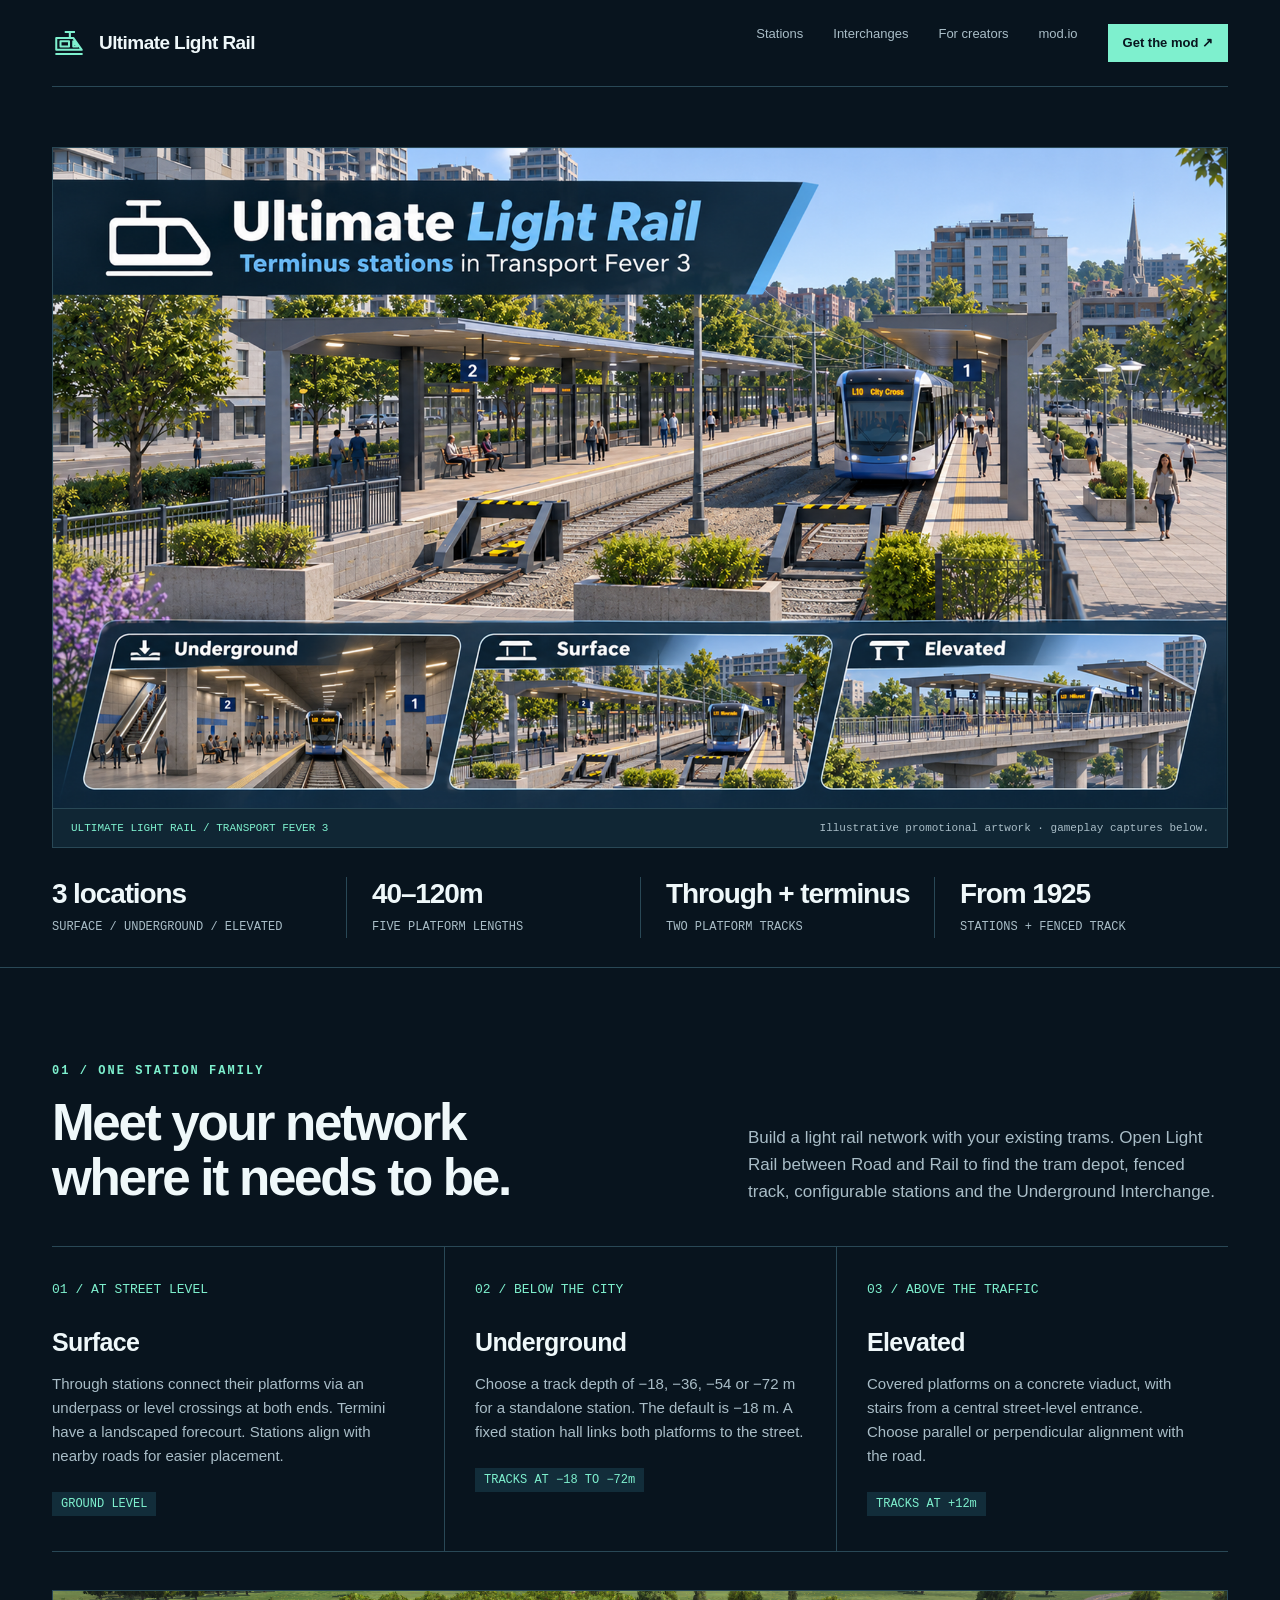
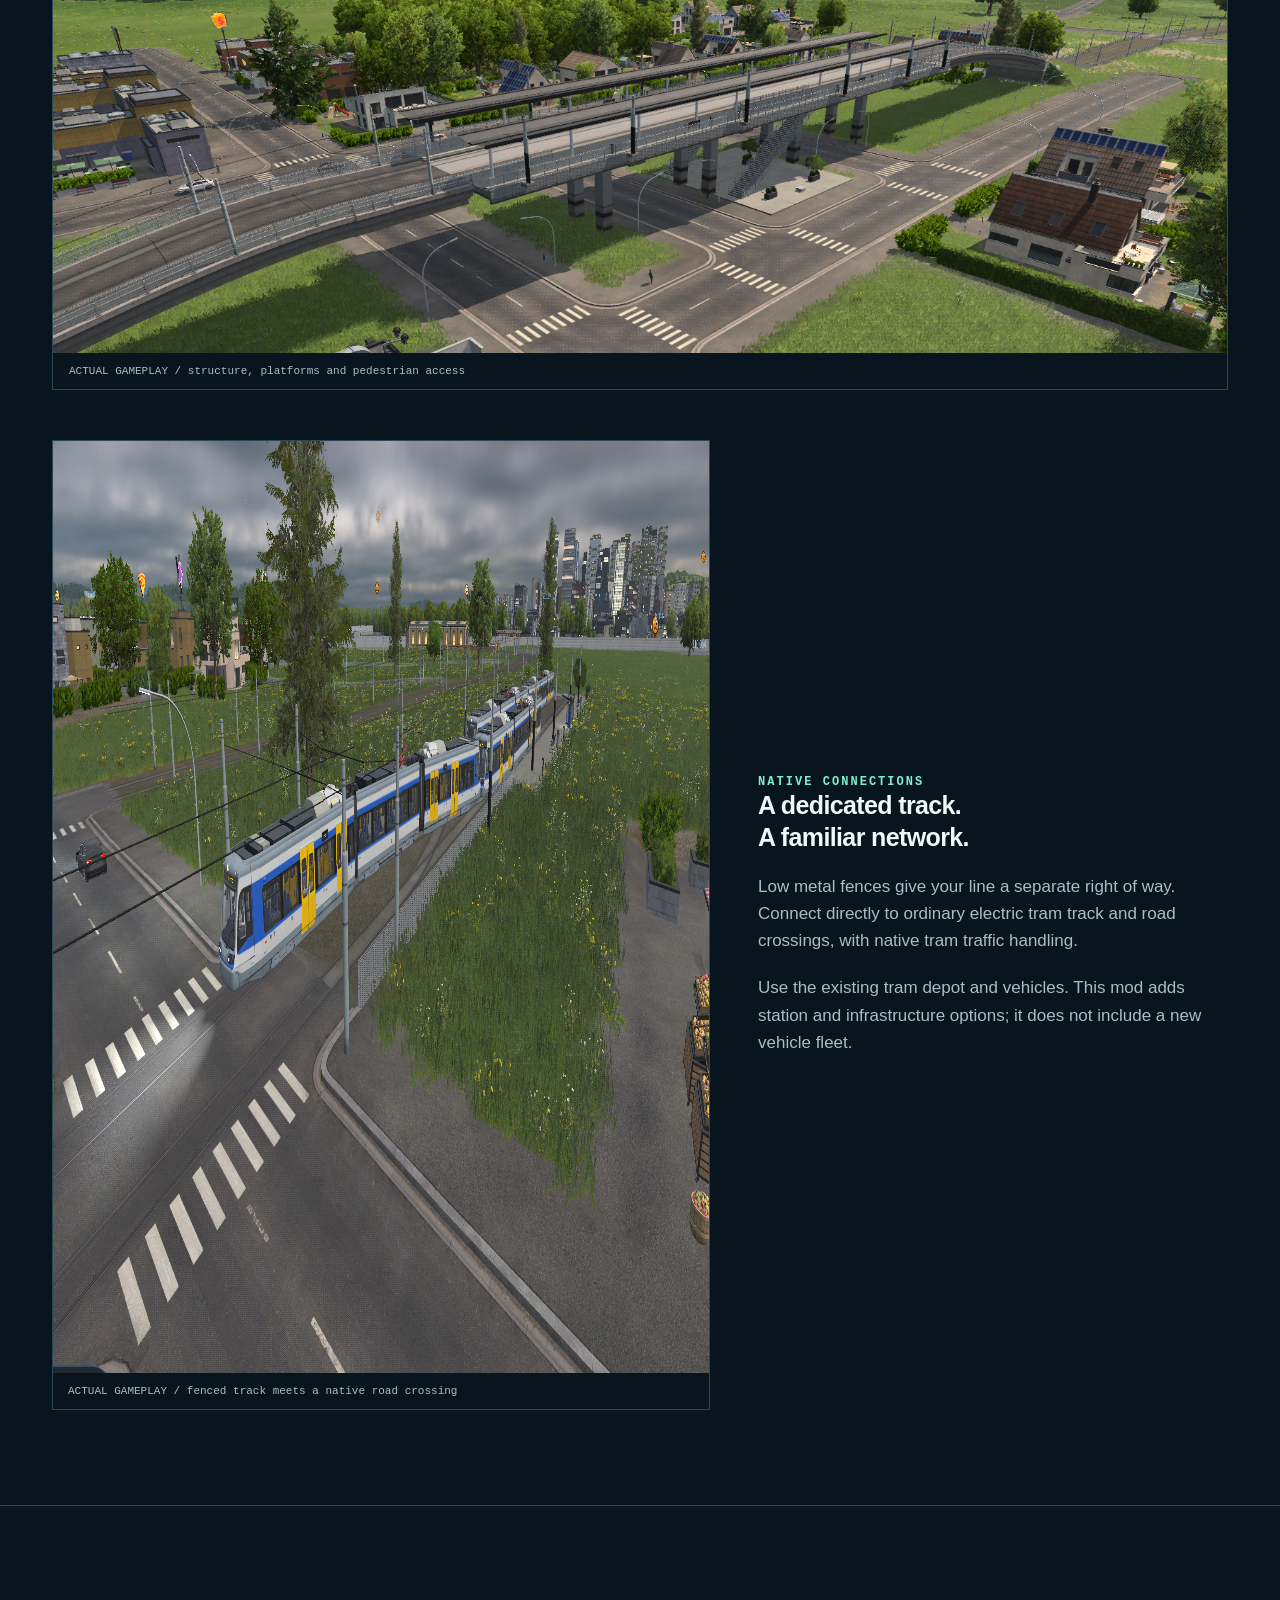
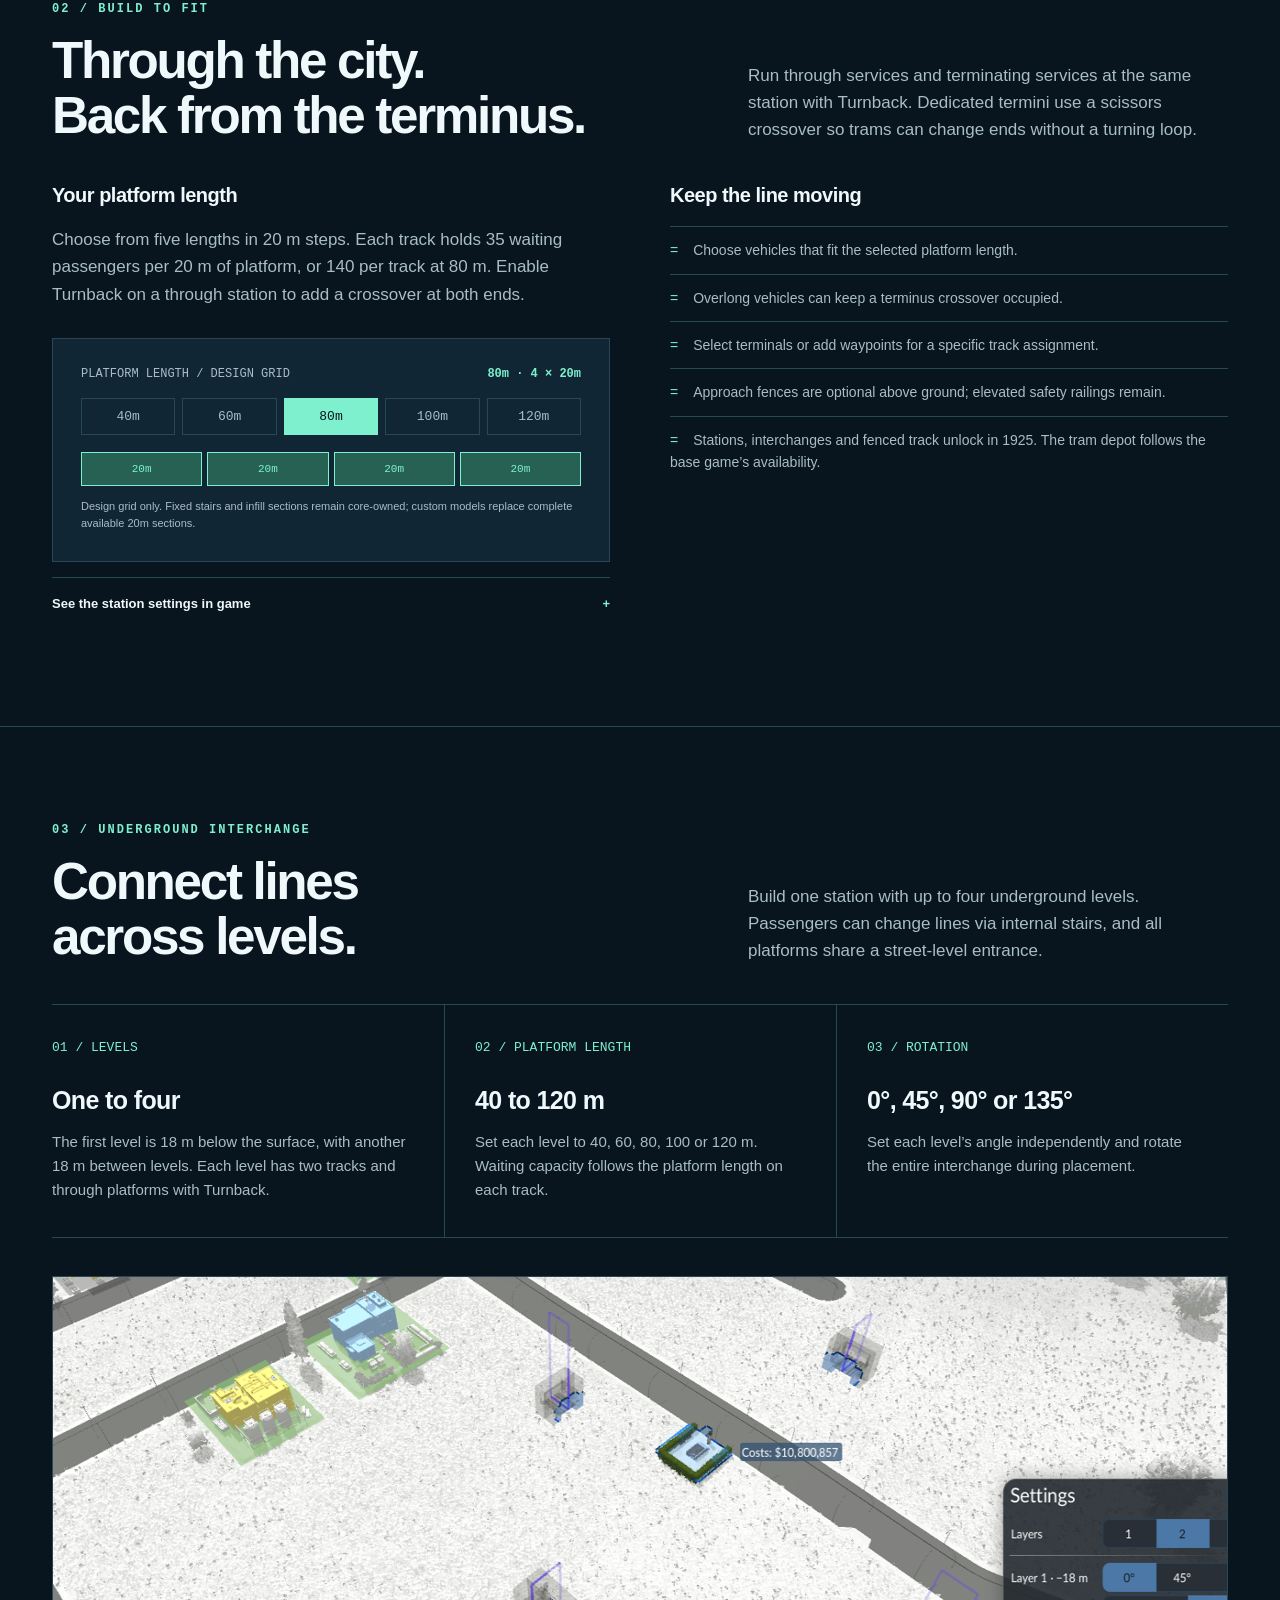
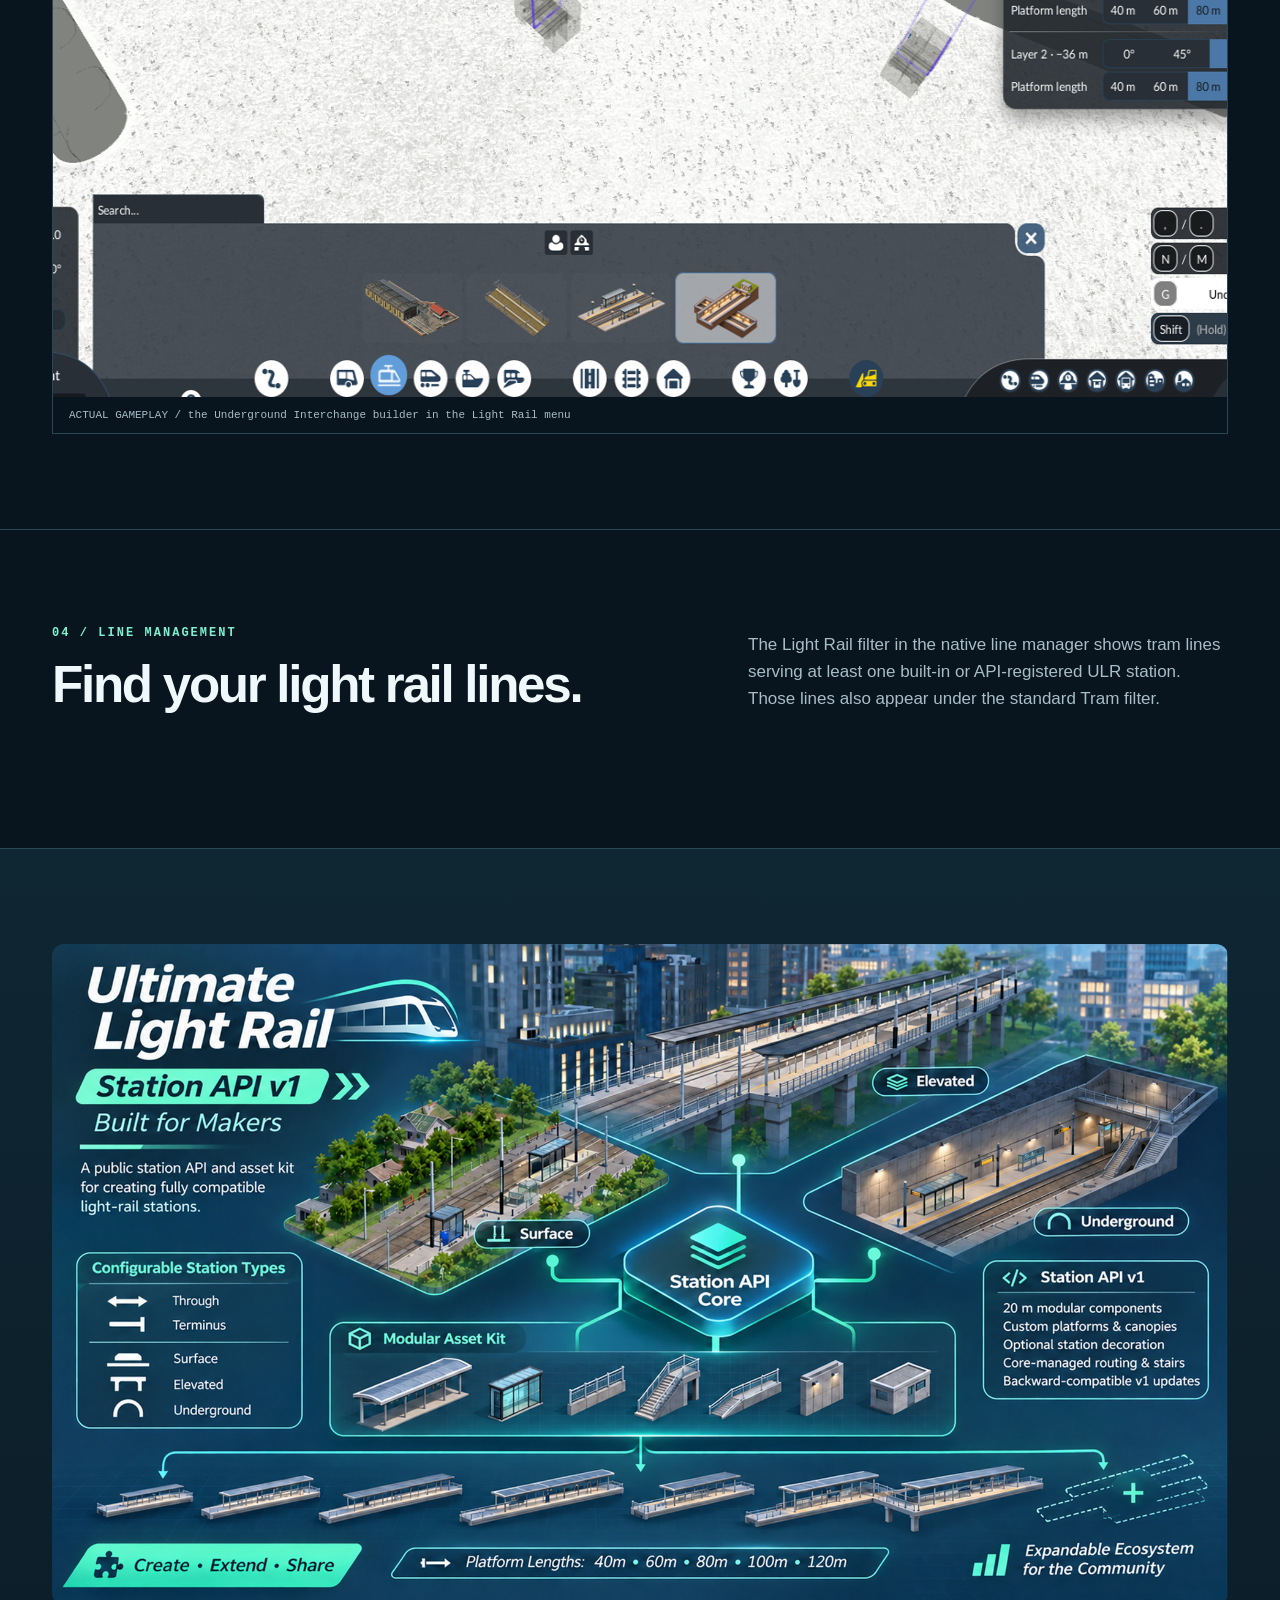
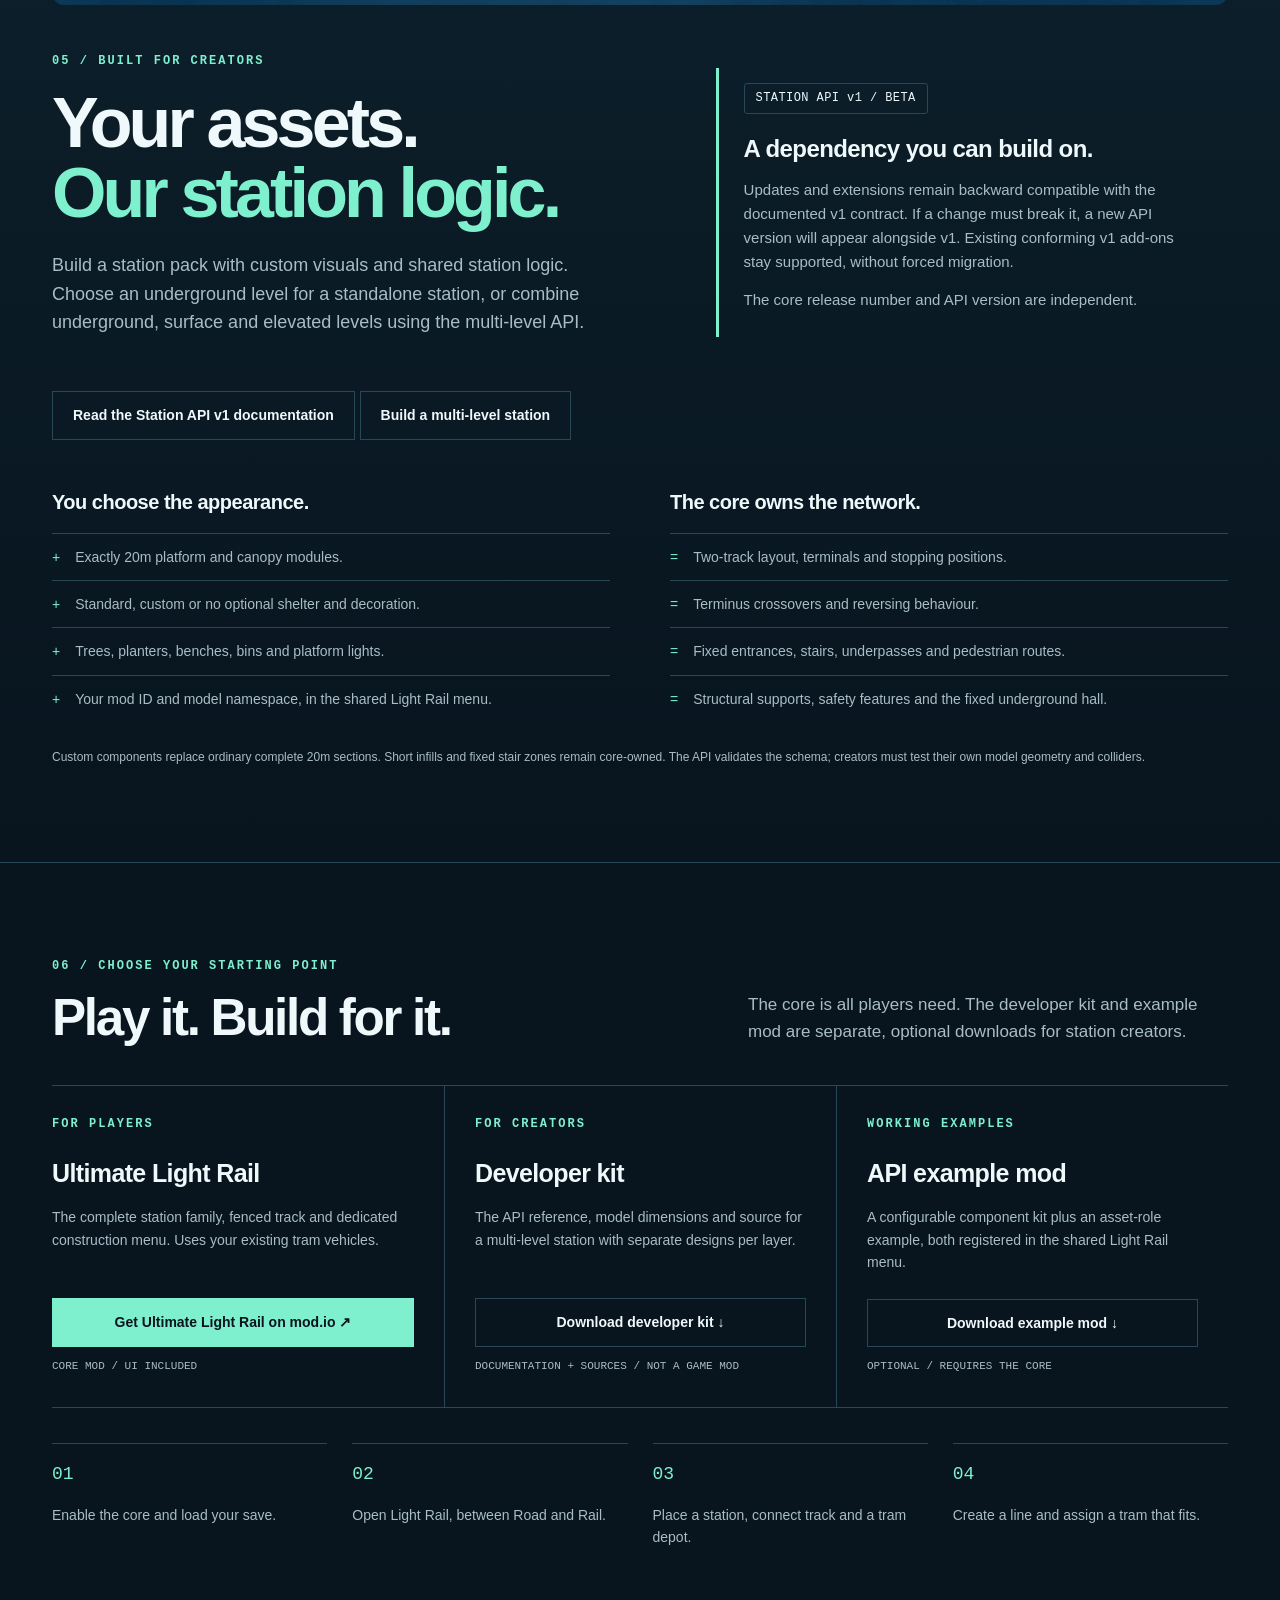
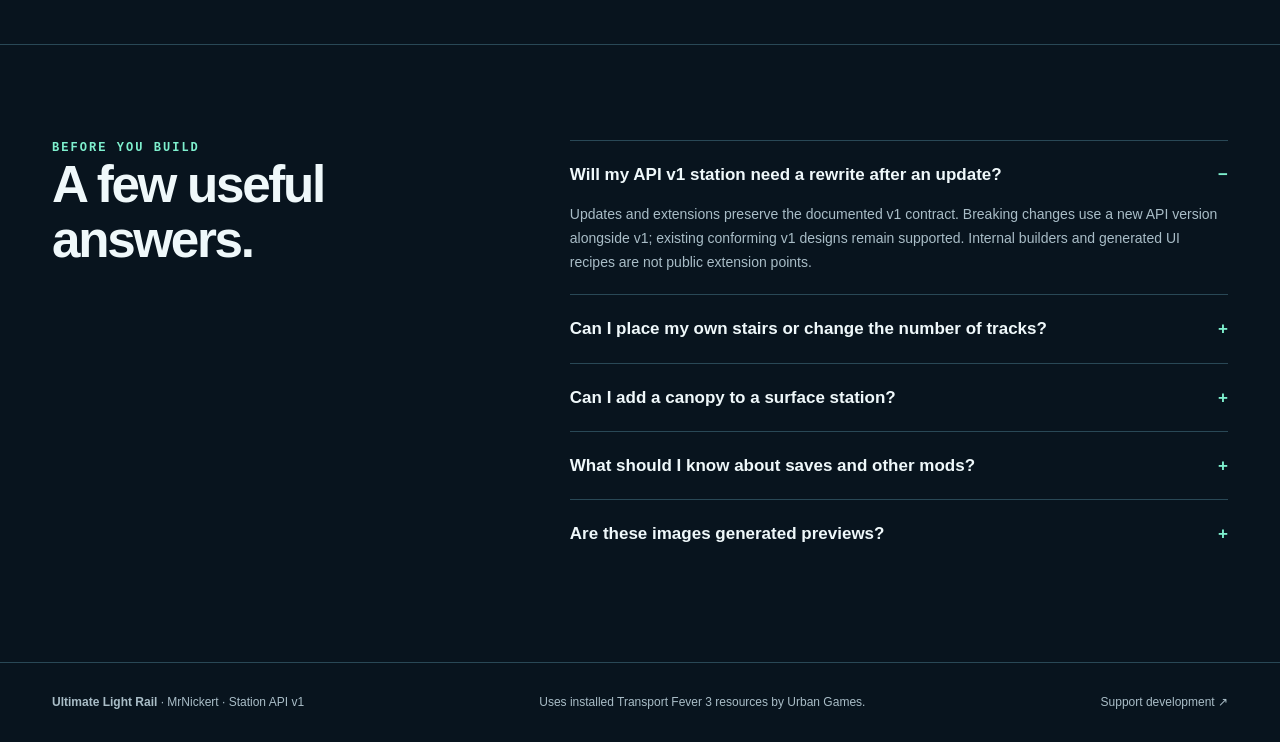
<file: publication/landing/index.html>
<!doctype html>
<html lang="en"><head><meta charset="utf-8"><meta name="viewport" content="width=device-width,initial-scale=1"><meta name="description" content="Build a Transport Fever 3 light rail network with configurable stations, Turnback, multi-level underground interchanges and a dedicated line filter."><title>Ultimate Light Rail — stations for players, a framework for creators</title><link rel="stylesheet" href="styles.css"></head>
<body>
<div class="wrap"><nav aria-label="Main navigation"><a class="brand" href="#top"><svg viewBox="0 0 40 40" fill="none" aria-hidden="true"><path d="M5 28V14h20l10 14H5Zm5-10h10v6H10Zm15 0 5 6h-5ZM15 7h12m-6 0v7M4 33h32" stroke="currentColor" stroke-width="2.4" stroke-linejoin="round"/></svg>Ultimate Light Rail</a><div class="navlinks"><a href="#stations">Stations</a><a href="#interchange">Interchanges</a><a href="#makers">For creators</a><a href="https://mod.io/g/transportfever3/m/ultimate-light-rail">mod.io</a><a class="navcta" href="#downloads">Get the mod ↗</a></div></nav>
<header id="top" class="hero"><div class="hero-photo"><img src="../media/cover.png" width="1920" height="1080" alt="Ultimate Light Rail — illustrated promotional cover"><div class="caption"><span>ULTIMATE LIGHT RAIL / TRANSPORT FEVER 3</span><span>Illustrative promotional artwork · gameplay captures below.</span></div></div><div class="facts"><div class="fact"><strong>3 locations</strong><span>SURFACE / UNDERGROUND / ELEVATED</span></div><div class="fact"><strong>40–120m</strong><span>FIVE PLATFORM LENGTHS</span></div><div class="fact"><strong>Through + terminus</strong><span>TWO PLATFORM TRACKS</span></div><div class="fact"><strong>From 1925</strong><span>STATIONS + FENCED TRACK</span></div></div></header></div>
<main>
<section id="stations" class="rule"><div class="wrap"><div class="section-head"><div><div class="eyebrow">01 / one station family</div><h2>Meet your network<br>where it needs to be.</h2></div><p>Build a light rail network with your existing trams. Open Light Rail between Road and Rail to find the tram depot, fenced track, configurable stations and the Underground Interchange.</p></div><div class="places"><article class="place"><div class="num">01 / AT STREET LEVEL</div><h3>Surface</h3><p>Through stations connect their platforms via an underpass or level crossings at both ends. Termini have a landscaped forecourt. Stations align with nearby roads for easier placement.</p><span class="altitude">GROUND LEVEL</span></article><article class="place"><div class="num">02 / BELOW THE CITY</div><h3>Underground</h3><p>Choose a track depth of −18, −36, −54 or −72 m for a standalone station. The default is −18 m. A fixed station hall links both platforms to the street.</p><span class="altitude">TRACKS AT −18 TO −72m</span></article><article class="place"><div class="num">03 / ABOVE THE TRAFFIC</div><h3>Elevated</h3><p>Covered platforms on a concrete viaduct, with stairs from a central street-level entrance. Choose parallel or perpendicular alignment with the road.</p><span class="altitude">TRACKS AT +12m</span></article></div><figure class="daylight-proof"><img src="../media/gameplay-elevated-daylight.png" alt="Elevated station in daylight, showing a concrete viaduct, platform roofs and central street access"><figcaption>ACTUAL GAMEPLAY / structure, platforms and pedestrian access</figcaption></figure><div class="track-story"><figure><img src="../media/gameplay-fenced-crossing.png" width="1917" height="932" alt="A tram passing through a road crossing on fenced light rail track"><figcaption>ACTUAL GAMEPLAY / fenced track meets a native road crossing</figcaption></figure><div><div class="eyebrow">Native connections</div><h3>A dedicated track.<br>A familiar network.</h3><p>Low metal fences give your line a separate right of way. Connect directly to ordinary electric tram track and road crossings, with native tram traffic handling.</p><p>Use the existing tram depot and vehicles. This mod adds station and infrastructure options; it does not include a new vehicle fleet.</p></div></div></div></section>
<section class="rule"><div class="wrap"><div class="section-head"><div><div class="eyebrow">02 / build to fit</div><h2>Through the city.<br>Back from the terminus.</h2></div><p>Run through services and terminating services at the same station with Turnback. Dedicated termini use a scissors crossover so trams can change ends without a turning loop.</p></div><div class="responsibilities" style="padding-top:0"><div><h3>Your platform length</h3><p class="muted">Choose from five lengths in 20 m steps. Each track holds 35 waiting passengers per 20 m of platform, or 140 per track at 80 m. Enable Turnback on a through station to add a crossover at both ends.</p><div class="config"><div class="config-label"><span>PLATFORM LENGTH / DESIGN GRID</span><strong id="grid-caption" class="mint">80m · 4 × 20m</strong></div><div class="lengths" role="group" aria-label="Explore platform lengths"><button data-length="40" aria-pressed="false">40m</button><button data-length="60" aria-pressed="false">60m</button><button data-length="80" class="active" aria-pressed="true">80m</button><button data-length="100" aria-pressed="false">100m</button><button data-length="120" aria-pressed="false">120m</button></div><div class="module-grid" id="modules"><span>20m</span><span>20m</span><span>20m</span><span>20m</span></div><small>Design grid only. Fixed stairs and infill sections remain core-owned; custom models replace complete available 20m sections.</small></div><details class="settings-proof"><summary>See the station settings in game</summary><a href="../media/gameplay-station-settings.png" data-lightbox><img src="../media/gameplay-station-settings.png" alt="In-game station settings showing location, through or terminus type, platform length and fences"><span>Open the original capture ↗</span></a></details></div><div class="core"><h3>Keep the line moving</h3><ul><li>Choose vehicles that fit the selected platform length.</li><li>Overlong vehicles can keep a terminus crossover occupied.</li><li>Select terminals or add waypoints for a specific track assignment.</li><li>Approach fences are optional above ground; elevated safety railings remain.</li><li>Stations, interchanges and fenced track unlock in 1925. The tram depot follows the base game’s availability.</li></ul></div></div></div></section>
<section id="interchange" class="rule">
  <div class="wrap">
    <div class="section-head">
      <div><div class="eyebrow">03 / underground interchange</div><h2>Connect lines<br>across levels.</h2></div>
      <p>Build one station with up to four underground levels. Passengers can change lines via internal stairs, and all platforms share a street-level entrance.</p>
    </div>
    <div class="places">
      <article class="place"><div class="num">01 / LEVELS</div><h3>One to four</h3><p>The first level is 18 m below the surface, with another 18 m between levels. Each level has two tracks and through platforms with Turnback.</p></article>
      <article class="place"><div class="num">02 / PLATFORM LENGTH</div><h3>40 to 120 m</h3><p>Set each level to 40, 60, 80, 100 or 120 m. Waiting capacity follows the platform length on each track.</p></article>
      <article class="place"><div class="num">03 / ROTATION</div><h3>0°, 45°, 90° or 135°</h3><p>Set each level’s angle independently and rotate the entire interchange during placement.</p></article>
    </div>
    <figure class="daylight-proof">
      <a href="../media/gameplay-interchange-settings.png" data-lightbox><img src="../media/gameplay-interchange-settings.png" width="1280" height="720" loading="lazy" alt="The Underground Interchange configurator in Transport Fever 3, with two levels selected"></a>
      <figcaption>ACTUAL GAMEPLAY / the Underground Interchange builder in the Light Rail menu</figcaption>
    </figure>
  </div>
</section>
<section id="line-filter" class="rule">
  <div class="wrap">
    <div class="section-head">
      <div><div class="eyebrow">04 / line management</div><h2>Find your light rail lines.</h2></div>
      <p>The Light Rail filter in the native line manager shows tram lines serving at least one built-in or API-registered ULR station. Those lines also appear under the standard Tram filter.</p>
    </div>
  </div>
</section>
<section class="makers" id="makers"><div class="wrap"><a href="../media/api-overview.png" data-lightbox><img src="../media/api-overview.png" width="1920" height="1080" alt="Station API v1 — illustrated modular station framework" style="width:100%;height:auto;border-radius:12px;margin-bottom:48px"></a><div class="makers-intro"><div><div class="eyebrow">05 / built for creators</div><h2 class="api-title">Your assets.<br><span class="mint">Our station logic.</span></h2><p>Build a station pack with custom visuals and shared station logic. Choose an underground level for a standalone station, or combine underground, surface and elevated levels using the multi-level API.</p></div><div class="promise" id="compatibility"><span class="pill">STATION API v1 / BETA</span><h3 style="margin-top:20px">A dependency you can build on.</h3><p>Updates and extensions remain backward compatible with the documented v1 contract. If a change must break it, a new API version will appear alongside v1. Existing conforming v1 add-ons stay supported, without forced migration.</p><p>The core release number and API version are independent.</p></div></div><p><a class="btn" href="https://github.com/MrNickert/ultimate-light-rail/blob/main/docs/station-api-v1.md">Read the Station API v1 documentation</a> <a class="btn" href="https://github.com/MrNickert/ultimate-light-rail/blob/main/docs/multi-level-stations.md">Build a multi-level station</a></p><div class="responsibilities"><div><h3>You choose the appearance.</h3><ul><li>Exactly 20m platform and canopy modules.</li><li>Standard, custom or no optional shelter and decoration.</li><li>Trees, planters, benches, bins and platform lights.</li><li>Your mod ID and model namespace, in the shared Light Rail menu.</li></ul></div><div class="core"><h3>The core owns the network.</h3><ul><li>Two-track layout, terminals and stopping positions.</li><li>Terminus crossovers and reversing behaviour.</li><li>Fixed entrances, stairs, underpasses and pedestrian routes.</li><li>Structural supports, safety features and the fixed underground hall.</li></ul></div></div><p class="compat-note">Custom components replace ordinary complete 20m sections. Short infills and fixed stair zones remain core-owned. The API validates the schema; creators must test their own model geometry and colliders.</p></div></section>
<section id="downloads"><div class="wrap"><div class="section-head"><div><div class="eyebrow">06 / choose your starting point</div><h2>Play it. Build for it.</h2></div><p>The core is all players need. The developer kit and example mod are separate, optional downloads for station creators.</p></div><div class="downloads-grid"><article class="download"><div class="eyebrow">FOR PLAYERS</div><h3>Ultimate Light Rail</h3><p>The complete station family, fenced track and dedicated construction menu. Uses your existing tram vehicles.</p><a class="btn primary" href="https://mod.io/g/transportfever3/m/ultimate-light-rail">Get Ultimate Light Rail on mod.io ↗</a><small>CORE MOD / UI INCLUDED</small></article><article class="download"><div class="eyebrow">FOR CREATORS</div><h3>Developer kit</h3><p>The API reference, model dimensions and source for a multi-level station with separate designs per layer.</p><a class="btn" href="../downloads/ultimate-light-rail-developer-kit-1.3.0.zip" download>Download developer kit ↓</a><small>DOCUMENTATION + SOURCES / NOT A GAME MOD</small></article><article class="download"><div class="eyebrow">WORKING EXAMPLES</div><h3>API example mod</h3><p>A configurable component kit plus an asset-role example, both registered in the shared Light Rail menu.</p><a class="btn" href="../downloads/ultimate-light-rail-contract-example-1.3.0.zip" download>Download example mod ↓</a><small>OPTIONAL / REQUIRES THE CORE</small></article></div><div class="start"><div class="step"><b>01</b><p>Enable the core and load your save.</p></div><div class="step"><b>02</b><p>Open Light Rail, between Road and Rail.</p></div><div class="step"><b>03</b><p>Place a station, connect track and a tram depot.</p></div><div class="step"><b>04</b><p>Create a line and assign a tram that fits.</p></div></div></div></section>
<section class="rule"><div class="wrap faq"><div><div class="eyebrow">Before you build</div><h2>A few useful<br>answers.</h2></div><div><details open><summary>Will my API v1 station need a rewrite after an update?</summary><p>Updates and extensions preserve the documented v1 contract. Breaking changes use a new API version alongside v1; existing conforming v1 designs remain supported. Internal builders and generated UI recipes are not public extension points.</p></details><details><summary>Can I place my own stairs or change the number of tracks?</summary><p>API v1 fixes two tracks, platform width and height, entrances, stairs and routes. Customise supported visual components instead. The underground hall is fixed.</p></details><details><summary>Can I add a canopy to a surface station?</summary><p>Yes. Supply an explicit 20m canopy model through the component API. Surface defaults have no canopy; elevated defaults include one.</p></details><details><summary>What should I know about saves and other mods?</summary><p>Keep the core and any asset mods enabled while their objects remain in a save. Other mods that modify the same construction interface may conflict.</p></details><details><summary>Are these images generated previews?</summary><p>The station and track screenshots show gameplay. The cover and API overview are promotional illustrations.</p></details></div></div></section>
</main><footer><div class="wrap"><p><strong>Ultimate Light Rail</strong> · MrNickert · Station API v1</p><p>Uses installed Transport Fever 3 resources by Urban Games.</p><p><a href="https://buymeacoffee.com/mrnickert">Support development ↗</a></p></div></footer>
<dialog class="lightbox" id="lightbox"><button type="button" id="close-lightbox" aria-label="Close image">Close ×</button><img id="lightbox-image" alt=""></dialog>
<script>
const buttons=document.querySelectorAll('[data-length]');buttons.forEach(button=>button.addEventListener('click',()=>{const length=Number(button.dataset.length);buttons.forEach(item=>{item.classList.toggle('active',item===button);item.setAttribute('aria-pressed',String(item===button))});document.getElementById('grid-caption').textContent=length+'m · '+length/20+' × 20m';const grid=document.getElementById('modules');grid.replaceChildren(...Array.from({length:length/20},()=>{const span=document.createElement('span');span.textContent='20m';return span}))}));
const box=document.getElementById('lightbox');document.querySelectorAll('[data-lightbox]').forEach(link=>link.addEventListener('click',event=>{event.preventDefault();const image=document.getElementById('lightbox-image');image.src=link.href;image.alt=link.querySelector('img').alt;box.showModal()}));document.getElementById('close-lightbox').addEventListener('click',()=>box.close());box.addEventListener('click',event=>{if(event.target===box)box.close()});
</script></body></html>
</file>
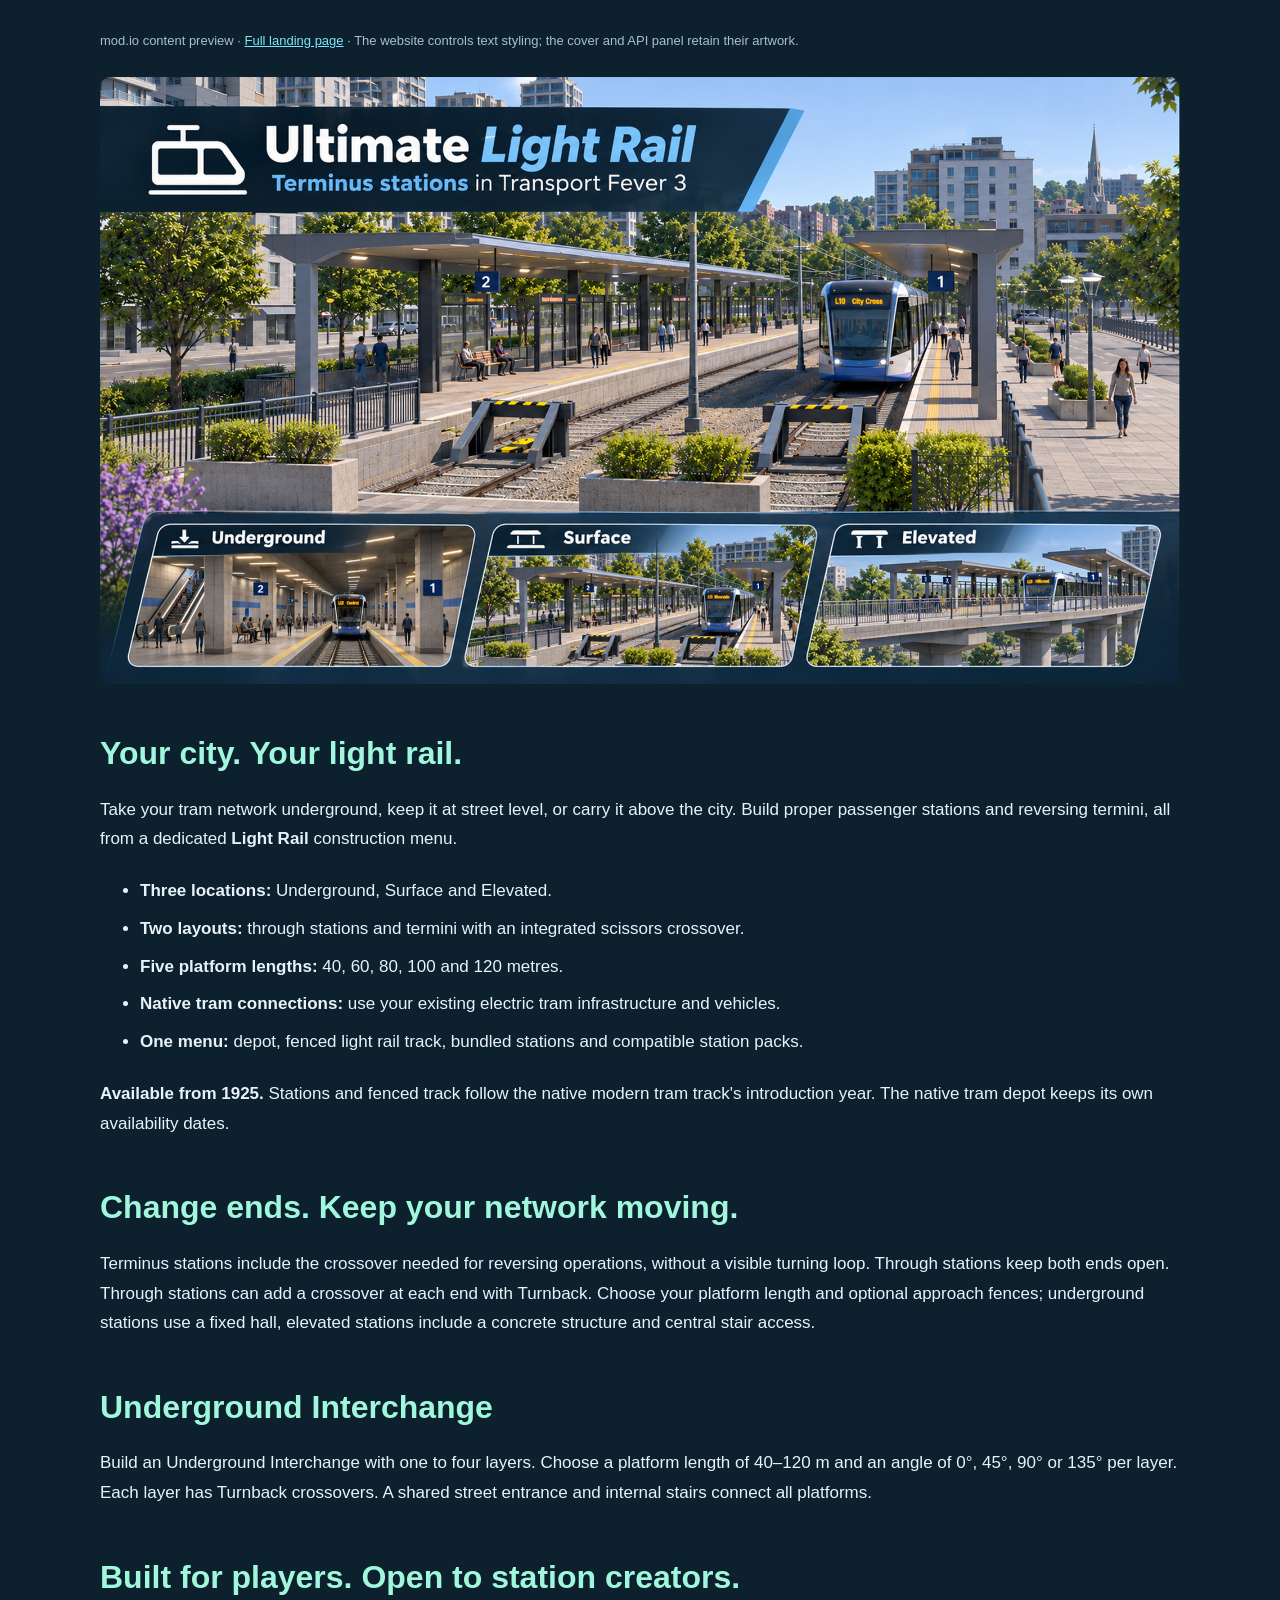
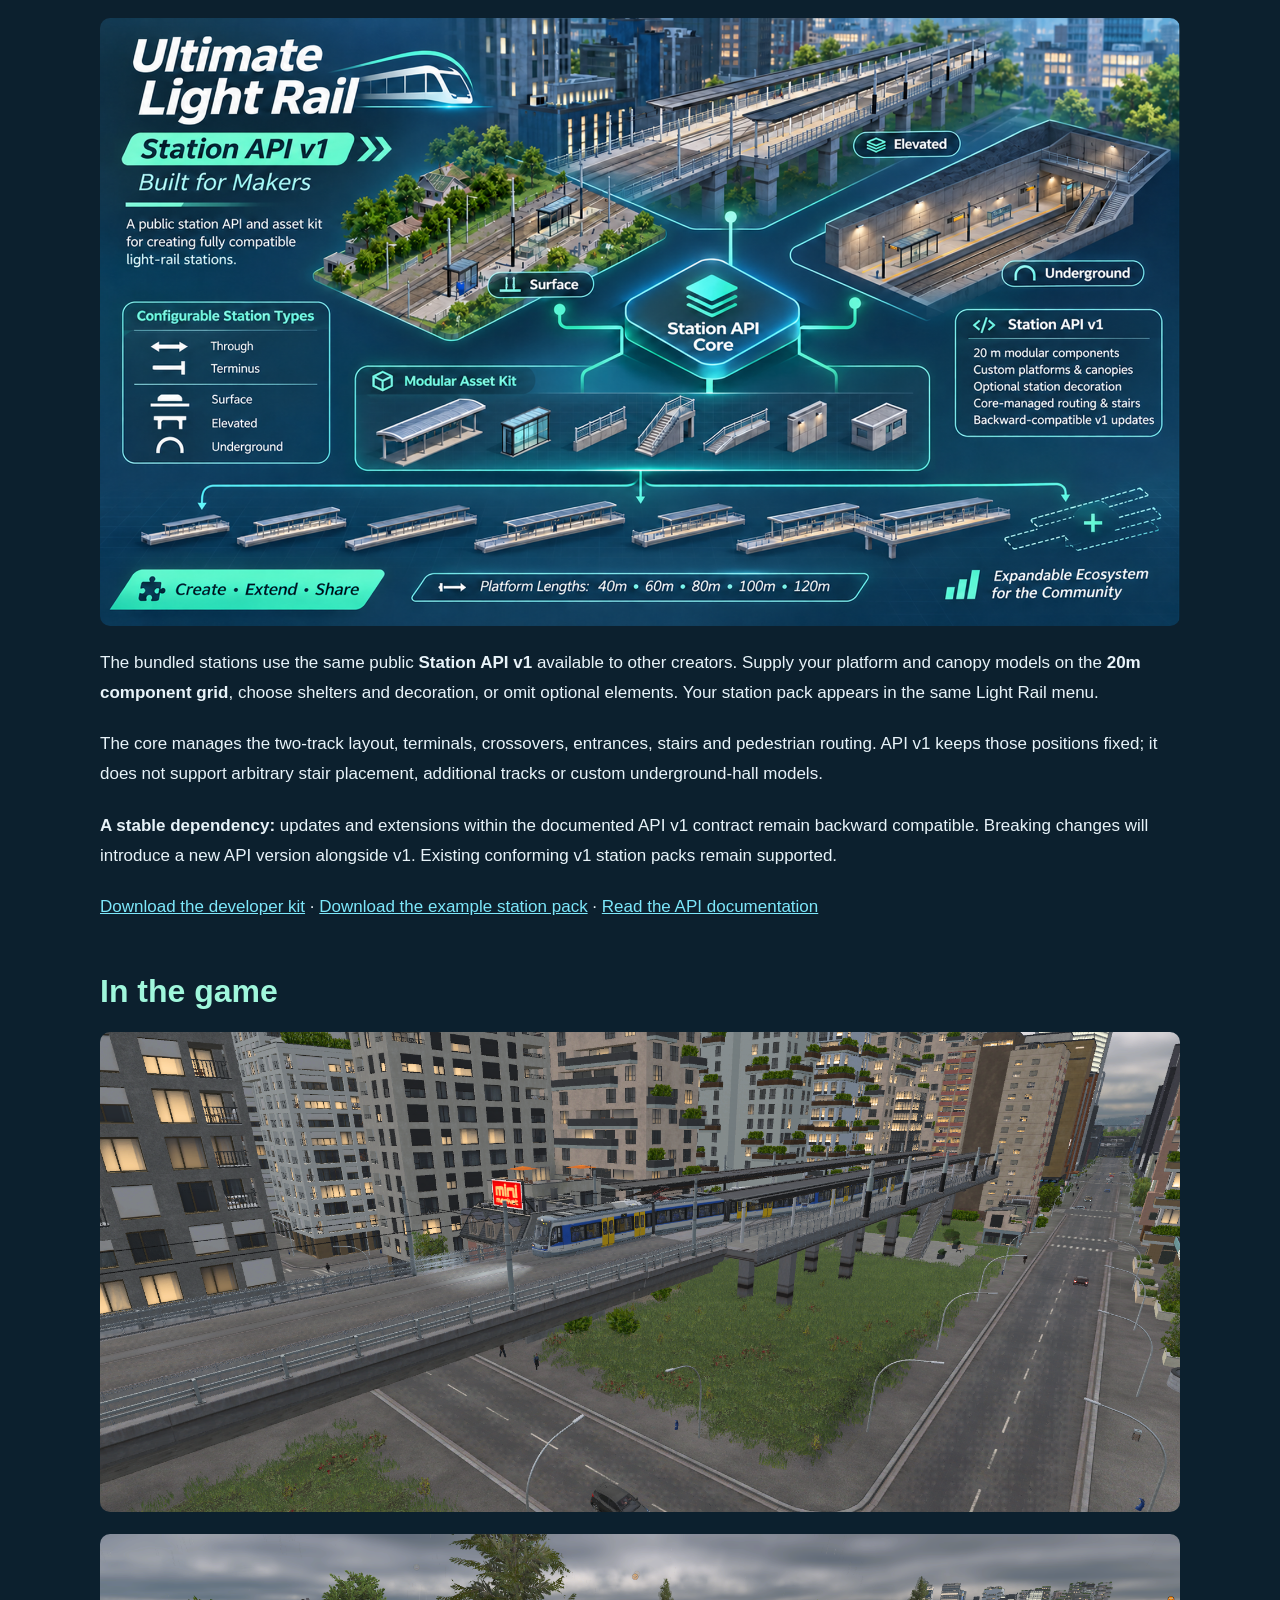
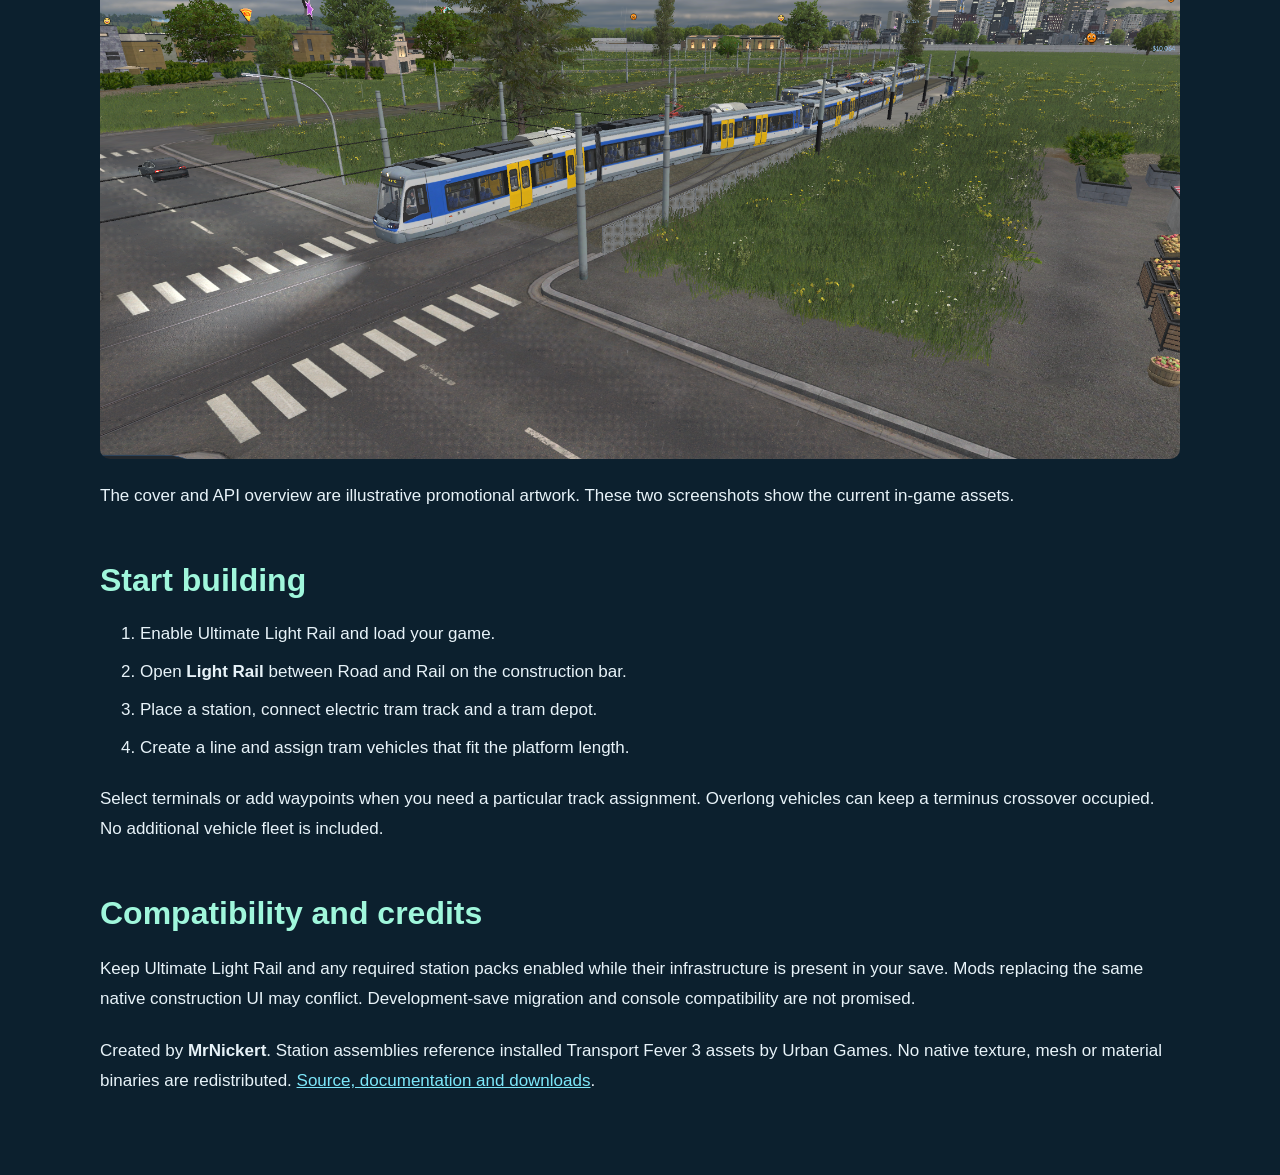
<file: publication/modio-preview.html>
<!doctype html><html lang="en"><head><meta charset="utf-8"><meta name="viewport" content="width=device-width,initial-scale=1"><title>Ultimate Light Rail — mod.io content preview</title><style>body{margin:0;background:#0c202e;color:#e8f3f9;font:17px/1.75 Segoe UI,Arial,sans-serif}main{width:min(1080px,calc(100% - 40px));margin:30px auto 80px}h2{color:#a0f7dc;font-size:32px;line-height:1.2;margin:50px 0 20px}img{width:100%;height:auto;display:block;border-radius:10px}a{color:#7de7fa}p{margin:22px 0}li{margin:8px 0}.notice{font-size:13px;color:#a8c0cd;margin-bottom:24px}</style></head><body><main><p class="notice">mod.io content preview · <a href="landing/">Full landing page</a> · The website controls text styling; the cover and API panel retain their artwork.</p><p><img src="media/cover.png" alt="Ultimate Light Rail — terminus stations for Transport Fever 3; promotional artwork" /></p>
<h2>Your city. Your light rail.</h2>
<p>Take your tram network underground, keep it at street level, or carry it above the city. Build proper passenger stations and reversing termini, all from a dedicated <strong>Light Rail</strong> construction menu.</p>
<ul><li><strong>Three locations:</strong> Underground, Surface and Elevated.</li><li><strong>Two layouts:</strong> through stations and termini with an integrated scissors crossover.</li><li><strong>Five platform lengths:</strong> 40, 60, 80, 100 and 120 metres.</li><li><strong>Native tram connections:</strong> use your existing electric tram infrastructure and vehicles.</li><li><strong>One menu:</strong> depot, fenced light rail track, bundled stations and compatible station packs.</li></ul>
<p><strong>Available from 1925.</strong> Stations and fenced track follow the native modern tram track's introduction year. The native tram depot keeps its own availability dates.</p>
<h2>Change ends. Keep your network moving.</h2>
<p>Terminus stations include the crossover needed for reversing operations, without a visible turning loop. Through stations keep both ends open. Through stations can add a crossover at each end with Turnback. Choose your platform length and optional approach fences; underground stations use a fixed hall, elevated stations include a concrete structure and central stair access.</p>
<h2>Underground Interchange</h2>
<p>Build an Underground Interchange with one to four layers. Choose a platform length of 40–120 m and an angle of 0°, 45°, 90° or 135° per layer. Each layer has Turnback crossovers. A shared street entrance and internal stairs connect all platforms.</p>
<h2>Built for players. Open to station creators.</h2>
<p><img src="media/api-overview.png" alt="Station API v1 — modular station visuals and core-managed transport logic; illustrated overview" /></p>
<p>The bundled stations use the same public <strong>Station API v1</strong> available to other creators. Supply your platform and canopy models on the <strong>20m component grid</strong>, choose shelters and decoration, or omit optional elements. Your station pack appears in the same Light Rail menu.</p>
<p>The core manages the two-track layout, terminals, crossovers, entrances, stairs and pedestrian routing. API v1 keeps those positions fixed; it does not support arbitrary stair placement, additional tracks or custom underground-hall models.</p>
<p><strong>A stable dependency:</strong> updates and extensions within the documented API v1 contract remain backward compatible. Breaking changes will introduce a new API version alongside v1. Existing conforming v1 station packs remain supported.</p>
<p><a href="https://github.com/MrNickert/ultimate-light-rail/releases/download/v1.0.0/ultimate-light-rail-developer-kit-1.0.0.zip">Download the developer kit</a> · <a href="https://github.com/MrNickert/ultimate-light-rail/releases/download/v1.0.0/ultimate-light-rail-contract-example-1.0.0.zip">Download the example station pack</a> · <a href="https://github.com/MrNickert/ultimate-light-rail/blob/main/docs/station-api-v1.md">Read the API documentation</a></p>
<h2>In the game</h2>
<p><img src="media/gameplay-elevated.png" alt="Actual gameplay: an elevated Ultimate Light Rail station in a working city" /></p>
<p><img src="media/gameplay-fenced-crossing.png" alt="Actual gameplay: native tram vehicles using fenced light rail track and a road crossing" /></p>
<p>The cover and API overview are illustrative promotional artwork. These two screenshots show the current in-game assets.</p>
<h2>Start building</h2>
<ol><li>Enable Ultimate Light Rail and load your game.</li><li>Open <strong>Light Rail</strong> between Road and Rail on the construction bar.</li><li>Place a station, connect electric tram track and a tram depot.</li><li>Create a line and assign tram vehicles that fit the platform length.</li></ol>
<p>Select terminals or add waypoints when you need a particular track assignment. Overlong vehicles can keep a terminus crossover occupied. No additional vehicle fleet is included.</p>
<h2>Compatibility and credits</h2>
<p>Keep Ultimate Light Rail and any required station packs enabled while their infrastructure is present in your save. Mods replacing the same native construction UI may conflict. Development-save migration and console compatibility are not promised.</p>
<p>Created by <strong>MrNickert</strong>. Station assemblies reference installed Transport Fever 3 assets by Urban Games. No native texture, mesh or material binaries are redistributed. <a href="https://github.com/MrNickert/ultimate-light-rail">Source, documentation and downloads</a>.</p>
</main></body></html>
</file>
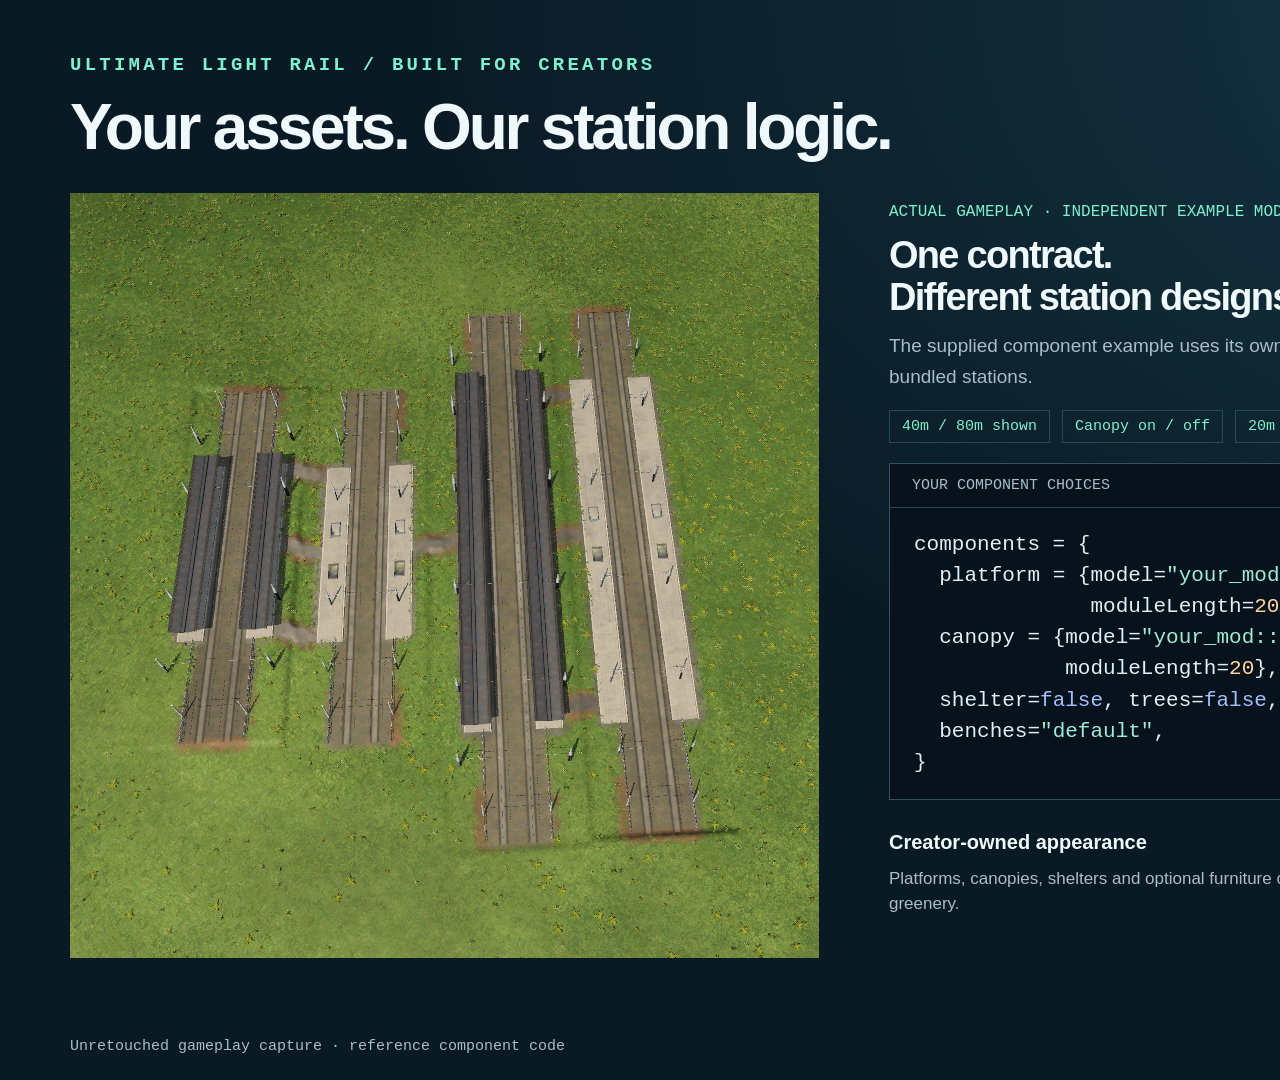
<file: publication/landing/api-components.html>
<!doctype html><html lang="en"><meta charset="utf-8"><meta name="viewport" content="width=1920"><title>API v1 — component kit in game</title><link rel="stylesheet" href="styles.css"><main class="board"><div class="eyebrow">Ultimate Light Rail / built for creators</div><span class="board-version">STATION API v1</span><h1>Your assets. Our station logic.</h1><div class="components-layout"><img class="proof-photo" src="../media/gameplay-component-kit.png" alt="Actual in-game component-kit examples at 40m and 80m, with and without canopies"><div class="proof-layout"><div class="proof-label">ACTUAL GAMEPLAY · INDEPENDENT EXAMPLE MOD</div><h2>One contract.<br>Different station designs.</h2><p>The supplied component example uses its own model namespace and the same public API as the bundled stations.</p><div class="chips"><span>40m / 80m shown</span><span>Canopy on / off</span><span>20m modules</span></div><div class="codepanel"><div class="bar"><span>YOUR COMPONENT CHOICES</span><span>standard · custom · none</span></div><pre>components = {
  platform = {model=<span class="str">&quot;your_mod::/platform20.mdl&quot;</span>,
              moduleLength=<span class="num">20</span>},
  canopy = {model=<span class="str">&quot;your_mod::/roof20.mdl&quot;</span>,
            moduleLength=<span class="num">20</span>},
  shelter=<span class="kw">false</span>, trees=<span class="kw">false</span>,
  benches=<span class="str">&quot;default&quot;</span>,
}</pre></div><div class="proof-notes"><div><strong>Creator-owned appearance</strong><p>Platforms, canopies, shelters and optional furniture or greenery.</p></div><div><strong>Core-owned geometry</strong><p>Tracks, terminals, crossovers, entrances, stairs and pedestrian routes.</p></div></div></div></div><div class="board-footer"><span>Unretouched gameplay capture · reference component code</span><span>Fixed stair and infill sections remain core-owned.</span></div></main></html>
</file>
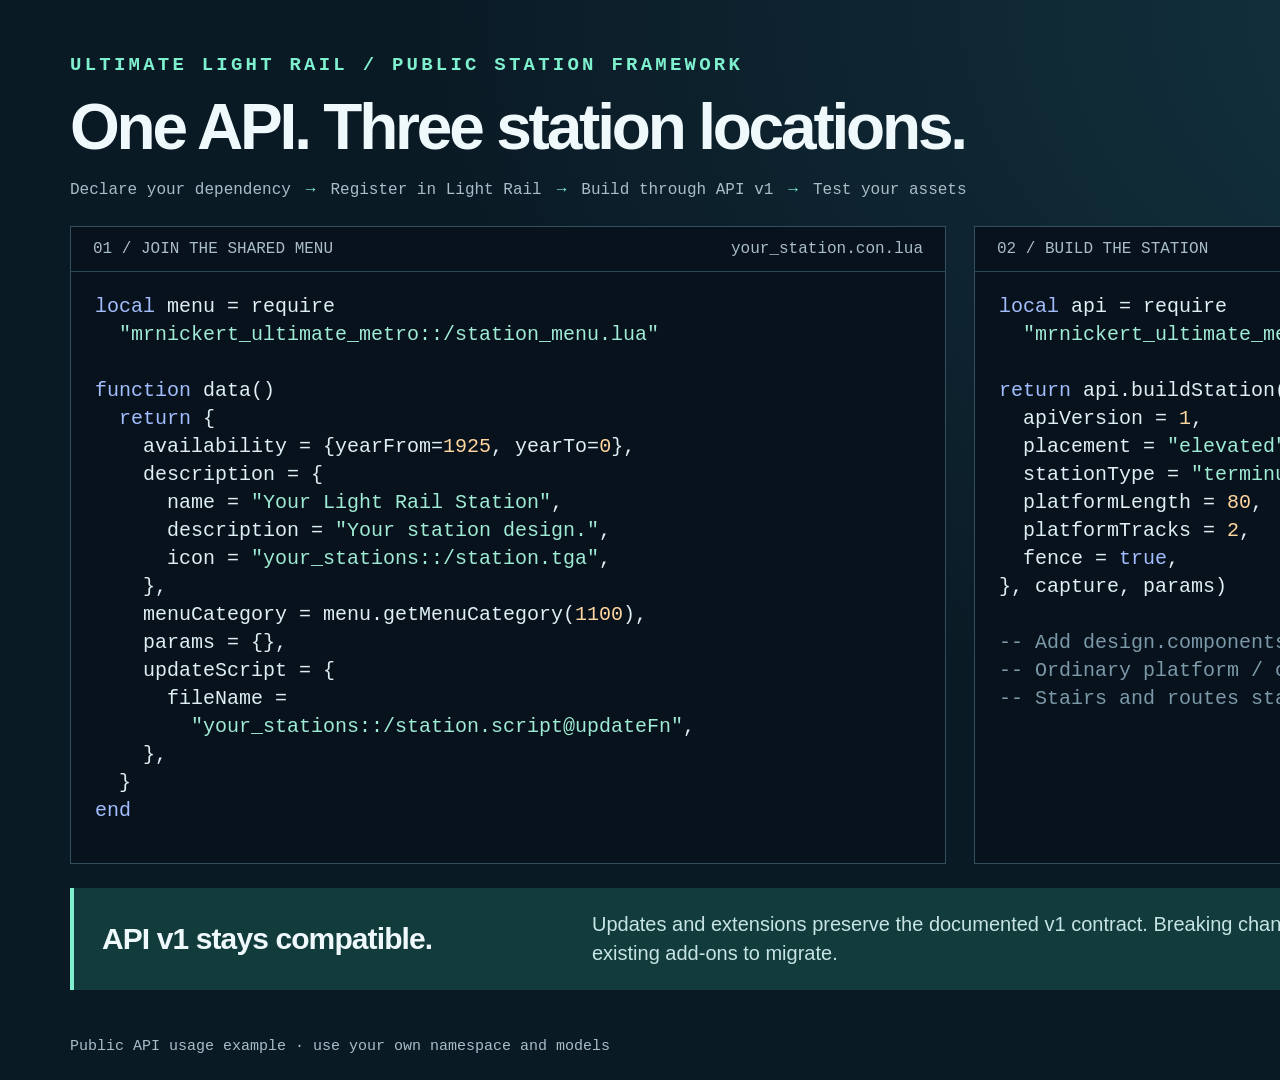
<file: publication/landing/api-contract.html>
<!doctype html><html lang="en"><meta charset="utf-8"><meta name="viewport" content="width=1920"><title>Station API v1 — integration contract</title><link rel="stylesheet" href="styles.css"><main class="board"><div class="eyebrow">Ultimate Light Rail / public station framework</div><span class="board-version">DOCUMENTED API v1</span><h1>One API. Three station locations.</h1><div class="flow">Declare your dependency <b>→</b> Register in Light Rail <b>→</b> Build through API v1 <b>→</b> Test your assets</div><div class="contract-layout"><div class="codepanel"><div class="bar"><span>01 / JOIN THE SHARED MENU</span><span>your_station.con.lua</span></div><pre><span class="kw">local</span> menu = require
  <span class="str">&quot;mrnickert_ultimate_metro::/station_menu.lua&quot;</span>

<span class="kw">function</span> data()
  <span class="kw">return</span> {
    availability = {yearFrom=<span class="num">1925</span>, yearTo=<span class="num">0</span>},
    description = {
      name = <span class="str">&quot;Your Light Rail Station&quot;</span>,
      description = <span class="str">&quot;Your station design.&quot;</span>,
      icon = <span class="str">&quot;your_stations::/station.tga&quot;</span>,
    },
    menuCategory = menu.getMenuCategory(<span class="num">1100</span>),
    params = {},
    updateScript = {
      fileName =
        <span class="str">&quot;your_stations::/station.script@updateFn&quot;</span>,
    },
  }
<span class="kw">end</span></pre></div><div class="codepanel"><div class="bar"><span>02 / BUILD THE STATION</span><span>inside updateFn</span></div><pre><span class="kw">local</span> api = require
  <span class="str">&quot;mrnickert_ultimate_metro::/station_api_v1.lua&quot;</span>

<span class="kw">return</span> api.buildStation({
  apiVersion = <span class="num">1</span>,
  placement = <span class="str">&quot;elevated&quot;</span>,
  stationType = <span class="str">&quot;terminus&quot;</span>,
  platformLength = <span class="num">80</span>,
  platformTracks = <span class="num">2</span>,
  fence = <span class="kw">true</span>,
}, capture, params)

<span class="comment">-- Add design.components for custom visuals.</span>
<span class="comment">-- Ordinary platform / canopy modules: 20m.</span>
<span class="comment">-- Stairs and routes stay core-owned.</span></pre></div></div><div class="contract-promise"><strong>API v1 stays compatible.</strong><p>Updates and extensions preserve the documented v1 contract. Breaking changes get a new API version alongside v1 — without forcing existing add-ons to migrate.</p></div><div class="board-footer"><span>Public API usage example · use your own namespace and models</span><span>Surface · Underground · Elevated / 40–120m</span></div></main></html>
</file>
<file: publication/landing/styles.css>
:root{--ink:#08141e;--navy:#102634;--panel:#122d3a;--line:#294856;--mint:#7ef0ce;--white:#eff8fa;--muted:#a9bdc7;--mono:Consolas,'Courier New',monospace}
*{box-sizing:border-box}html{scroll-behavior:smooth}body{margin:0;background:var(--ink);color:var(--white);font:17px/1.6 'Segoe UI',Arial,sans-serif}a{color:inherit;text-decoration:none}button{font:inherit;cursor:pointer}img{max-width:100%;display:block}button:focus-visible,a:focus-visible{outline:3px solid var(--mint);outline-offset:5px}::selection{background:var(--mint);color:var(--ink)}
.wrap{width:min(1440px,calc(100% - 104px));margin:auto}.eyebrow{font:700 12px/1.4 var(--mono);letter-spacing:.17em;text-transform:uppercase;color:var(--mint)}.muted{color:var(--muted)}.mint{color:var(--mint)}h1,h2,h3,p{margin:0}h2{font-size:clamp(36px,4vw,58px);line-height:1.08;letter-spacing:-.045em}h3{font-size:25px;line-height:1.25;letter-spacing:-.025em}.section-head{display:flex;justify-content:space-between;gap:50px;align-items:end;margin-bottom:40px}.section-head p{max-width:480px;color:var(--muted)}.section-head .eyebrow{margin-bottom:15px}.rule{border-top:1px solid var(--line)}.pill{display:inline-block;border:1px solid var(--line);padding:5px 11px;border-radius:3px;font:12px/1.6 var(--mono);letter-spacing:.035em}
nav{border-bottom:1px solid var(--line);height:87px;display:flex;align-items:center;justify-content:space-between;gap:30px}.brand{display:flex;gap:13px;align-items:center;font-size:19px;font-weight:700;letter-spacing:-.03em}.brand svg{width:34px;color:var(--mint)}.navlinks{display:flex;gap:30px;font-size:13px;color:var(--muted)}.navlinks a:hover{color:var(--mint)}.navlinks .navcta{color:var(--ink);background:var(--mint);padding:9px 15px;font-weight:700}.hero{padding:60px 0 0}.hero-top{display:grid;grid-template-columns:1fr .75fr;align-items:end;gap:80px;padding-bottom:42px}.hero h1{font-size:clamp(60px,6.7vw,103px);line-height:.98;letter-spacing:-.065em;font-weight:750;margin:18px 0 24px}.hero-copy>p{color:var(--muted);max-width:480px;font-size:19px}.actions{display:flex;gap:12px;flex-wrap:wrap;margin-top:27px}.btn{display:inline-flex;justify-content:center;align-items:center;gap:14px;border:1px solid var(--line);padding:12px 20px;font-size:14px;font-weight:700;transition:background .2s}.btn.primary{background:var(--mint);border-color:var(--mint);color:var(--ink)}.btn:hover{background:#244957;color:white}.hero-photo{position:relative;border:1px solid var(--line)}.hero-photo img{width:100%;height:auto}.caption{display:flex;justify-content:space-between;gap:20px;padding:13px 18px;font:11px var(--mono);color:var(--muted);border-top:1px solid var(--line);background:var(--navy)}.caption span:first-child{color:var(--mint)}.facts{display:grid;grid-template-columns:repeat(4,1fr);padding:29px 0}.fact{padding-left:25px;border-left:1px solid var(--line)}.fact:first-child{padding-left:0;border:0}.fact strong{display:block;font-size:28px;line-height:1.2;letter-spacing:-.04em}.fact span{font:12px var(--mono);color:var(--muted)}section{padding:95px 0}.places{display:grid;grid-template-columns:repeat(3,1fr);gap:0;border-block:1px solid var(--line)}.place{padding:35px 30px 35px 0}.place+.place{padding-left:30px;border-left:1px solid var(--line)}.place .num{font:13px var(--mono);color:var(--mint);margin-bottom:30px}.place p{font-size:15px;color:var(--muted);margin-top:14px}.place .altitude{display:inline-block;margin-top:24px;font:12px var(--mono);padding:5px 9px;background:var(--panel);color:var(--mint)}.track-story{display:grid;grid-template-columns:1.4fr 1fr;gap:48px;align-items:center;margin-top:50px}.track-story p{margin:20px 0;color:var(--muted)}.track-story figure{margin:0;border:1px solid var(--line)}.track-story figcaption{padding:12px 15px;font:11px var(--mono);color:var(--muted)}.config{background:var(--navy);padding:28px;border:1px solid var(--line);margin-top:30px}.config-label{display:flex;justify-content:space-between;align-items:center;margin-bottom:17px;font:12px var(--mono);color:var(--muted)}.lengths{display:flex;gap:7px}.lengths button{flex:1;background:transparent;color:var(--muted);border:1px solid var(--line);padding:10px 4px;font:13px var(--mono)}.lengths button.active{background:var(--mint);color:var(--ink);border-color:var(--mint)}.module-grid{display:flex;gap:5px;margin:17px 0 12px;height:34px}.module-grid span{flex:1;background:#276154;border:1px solid var(--mint);font:11px/32px var(--mono);text-align:center;color:var(--mint)}.config small{font-size:11px;color:var(--muted);display:block}.makers{background:linear-gradient(180deg,#0f2733,var(--ink));border-block:1px solid var(--line)}.makers-intro{display:grid;grid-template-columns:1.1fr 1fr;gap:100px;margin-bottom:54px}.makers-intro p{color:var(--muted);font-size:18px;margin-top:23px}.api-title{font-size:70px;letter-spacing:-.055em;line-height:1;margin-top:18px}.promise{border-left:3px solid var(--mint);padding:14px 25px;margin-top:15px}.promise h3{font-size:24px}.promise p{font-size:15px;margin-top:14px}.api-gallery{display:grid;grid-template-columns:1fr 1fr;gap:20px}.image-card{border:1px solid var(--line);background:var(--navy);display:block}.image-card img{width:100%}.image-card>div{padding:20px 22px;display:flex;justify-content:space-between;align-items:center}.image-card h3{font-size:19px}.image-card p{font-size:12px;color:var(--muted)}.image-card .arrow{color:var(--mint);font-size:25px}.responsibilities{display:grid;grid-template-columns:1fr 1fr;gap:60px;padding-top:50px}.responsibilities h3{font-size:20px;margin-bottom:18px}.responsibilities ul{list-style:none;padding:0;margin:0}.responsibilities li{padding:12px 0;border-top:1px solid var(--line);font-size:14px;color:var(--muted)}.responsibilities li::before{content:'+';color:var(--mint);margin-right:15px}.responsibilities .core li::before{content:'='}.compat-note{font-size:12px;color:var(--muted);margin-top:26px}.downloads-grid{display:grid;grid-template-columns:1fr 1fr 1fr;border-block:1px solid var(--line)}.download{padding:30px 30px 35px 0}.download+.download{padding-left:30px;border-left:1px solid var(--line)}.download .eyebrow{margin-bottom:25px}.download p{font-size:14px;color:var(--muted);margin:17px 0 25px;min-height:67px}.download .btn{width:100%}.download small{font:11px var(--mono);color:var(--muted);display:block;margin-top:13px}.faq{display:grid;grid-template-columns:.65fr 1fr;gap:90px}.faq details{padding:20px 0;border-top:1px solid var(--line)}summary{cursor:pointer;list-style:none;font-weight:600;display:flex;justify-content:space-between;gap:20px}summary::after{content:'+';color:var(--mint)}details[open] summary::after{content:'−'}.faq details p{color:var(--muted);font-size:14px;line-height:1.7;margin-top:15px}.start{display:grid;grid-template-columns:repeat(4,1fr);gap:25px;margin-top:35px}.step{border-top:1px solid var(--line);padding-top:20px}.step b{font:18px var(--mono);color:var(--mint);display:block;margin-bottom:20px}.step p{font-size:14px;color:var(--muted)}footer{padding:30px 0;border-top:1px solid var(--line);font-size:12px;color:var(--muted)}footer .wrap{display:flex;justify-content:space-between;gap:40px}.preview-tag{font:10px var(--mono);padding:5px 9px;border:1px solid #36515b;color:#a5bac4;display:inline-block;margin-left:8px}.lightbox{border:1px solid var(--line);background:#08141e;padding:0;width:min(1500px,94vw);color:white}.lightbox::backdrop{background:#000d}.lightbox button{position:absolute;right:12px;top:12px;background:var(--mint);border:0;padding:9px 14px;color:var(--ink);font-weight:700}.lightbox img{width:100%;height:auto}
/* Native-resolution presentation boards for export into the mod gallery. */
.board{width:1920px;height:1080px;overflow:hidden;background:radial-gradient(ellipse at 95% 0%,#163b48,transparent 55%),#0a1a25;padding:52px 70px;position:relative}.board .eyebrow{font-size:19px}.board h1{font-size:64px;line-height:1.05;letter-spacing:-.05em;margin:15px 0 32px}.board .board-version{position:absolute;right:70px;top:53px;font:16px var(--mono);color:var(--muted)}.board .board-footer{position:absolute;bottom:25px;left:70px;right:70px;display:flex;justify-content:space-between;color:var(--muted);font:15px var(--mono)}.components-layout{display:grid;grid-template-columns:749px 1fr;gap:70px}.proof-photo{width:749px;height:765px;max-width:none}.proof-layout{padding-top:10px}.proof-label{margin-bottom:22px;font:18px var(--mono);color:var(--mint)}.proof-layout h2{font-size:44px;line-height:1.1}.proof-layout>p{font-size:22px;color:var(--muted);margin:18px 0 28px;max-width:850px}.chips{display:flex;flex-wrap:wrap;gap:12px;margin:22px 0 25px}.chips span{padding:9px 15px;border:1px solid var(--line);color:var(--mint);font:17px var(--mono)}.codepanel{background:#07121c;border:1px solid #33505f}.codepanel .bar{padding:13px 22px;border-bottom:1px solid var(--line);font:15px var(--mono);color:var(--muted);display:flex;justify-content:space-between}.codepanel pre{font:20px/1.48 var(--mono);margin:0;padding:21px 24px;color:#deeff5;white-space:pre-wrap;overflow-wrap:anywhere;tab-size:2}.codepanel .kw{color:#a3beff}.codepanel .str{color:#9febd4}.codepanel .num{color:#ffd5a0}.codepanel .comment{color:#7c99a9}.proof-layout .codepanel pre{font-size:21px;line-height:1.48}.proof-notes{display:grid;grid-template-columns:1fr 1fr;gap:22px;margin-top:26px}.proof-notes strong{font-size:20px}.proof-notes p{color:var(--muted);font-size:17px;margin-top:8px;line-height:1.5}.contract-layout{display:grid;grid-template-columns:1fr 1fr;gap:28px}.contract-layout .codepanel{height:638px}.contract-layout .codepanel pre{font-size:20px;line-height:1.46}.contract-layout .bar{font-size:16px}.contract-promise{margin-top:24px;padding:22px 28px;border-left:4px solid var(--mint);background:#123b3c;display:grid;grid-template-columns:460px 1fr;gap:30px;align-items:center}.contract-promise strong{font-size:30px;letter-spacing:-.03em}.contract-promise p{font-size:20px;line-height:1.45;color:#c6e3e5}.flow{display:flex;gap:15px;font:16px var(--mono);color:var(--muted);margin-top:-12px;margin-bottom:27px}.flow b{color:var(--mint);font-weight:400}
@media(max-width:900px){.wrap{width:calc(100% - 40px)}nav{height:74px}.navlinks{gap:15px}.navlinks a:not(.navcta){display:none}.hero{padding-top:38px}.hero-top,.makers-intro,.track-story,.faq{grid-template-columns:1fr;gap:30px}.hero h1{font-size:70px}.hero-copy{max-width:620px}.hero-copy>p{font-size:17px}.facts{grid-template-columns:1fr 1fr;gap:25px}.fact:nth-child(3){padding-left:0;border:0}section{padding:65px 0}.section-head{display:block}.section-head p{margin-top:22px}.places{grid-template-columns:1fr}.place+.place{padding-left:0;border-left:0;border-top:1px solid var(--line)}.place{padding:25px 0}.place .num{margin-bottom:15px}.makers-intro{gap:30px}.api-title{font-size:60px}.api-gallery,.responsibilities{grid-template-columns:1fr;gap:28px}.downloads-grid{grid-template-columns:1fr}.download+.download{border-left:0;border-top:1px solid var(--line);padding-left:0}.download p{min-height:0}.start{grid-template-columns:1fr 1fr}.caption{font-size:10px;display:block}.caption span{display:block;margin-bottom:4px}.preview-tag{display:none}footer .wrap{display:block}footer p+p{margin-top:12px}}

.board .proof-label{font-size:16px;margin-bottom:14px}.proof-layout h2{font-size:38px}.proof-layout>p{font-size:19px;margin:13px 0 18px}.proof-layout .chips{margin:16px 0 20px}.proof-layout .chips span{font-size:15px;padding:7px 12px}.contract-layout .codepanel pre{line-height:1.4}

.variants-proof{margin:0 0 24px;border:1px solid var(--line)}.variants-proof img{width:100%;height:auto}.variants-proof figcaption{display:flex;justify-content:space-between;gap:20px;padding:13px 18px;font:11px var(--mono);color:var(--muted)}.variants-proof figcaption span:first-child{color:var(--mint)}.daylight-proof{margin:38px 0 0;border:1px solid var(--line)}.daylight-proof img{width:100%}.daylight-proof figcaption{padding:12px 16px;font:11px var(--mono);color:var(--muted)}.settings-proof{margin-top:15px;padding:16px 0;border-top:1px solid var(--line);font-size:13px}.settings-proof img{margin-top:18px;border:1px solid var(--line)}.settings-proof a span{font:11px var(--mono);color:var(--mint)}@media(max-width:900px){.variants-proof figcaption{display:block}.variants-proof figcaption span{display:block;margin-bottom:5px}}
</file>
